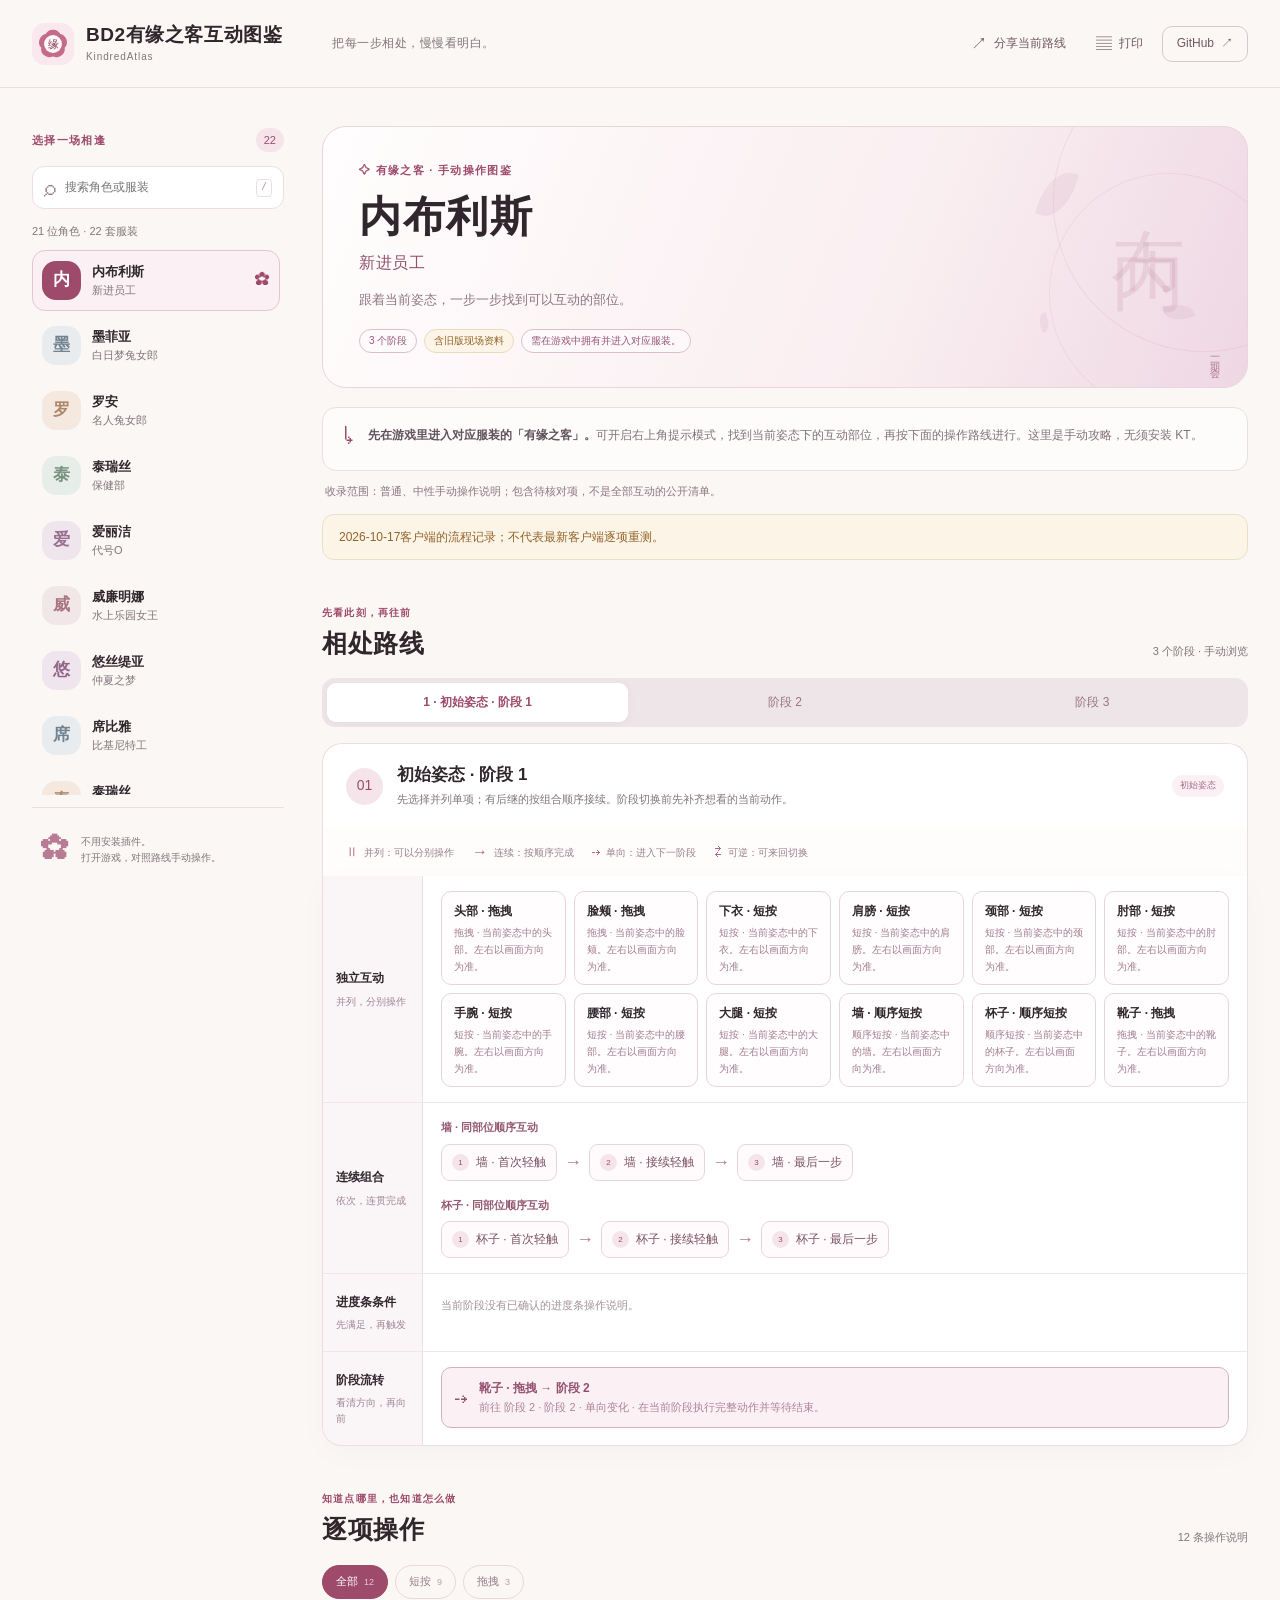
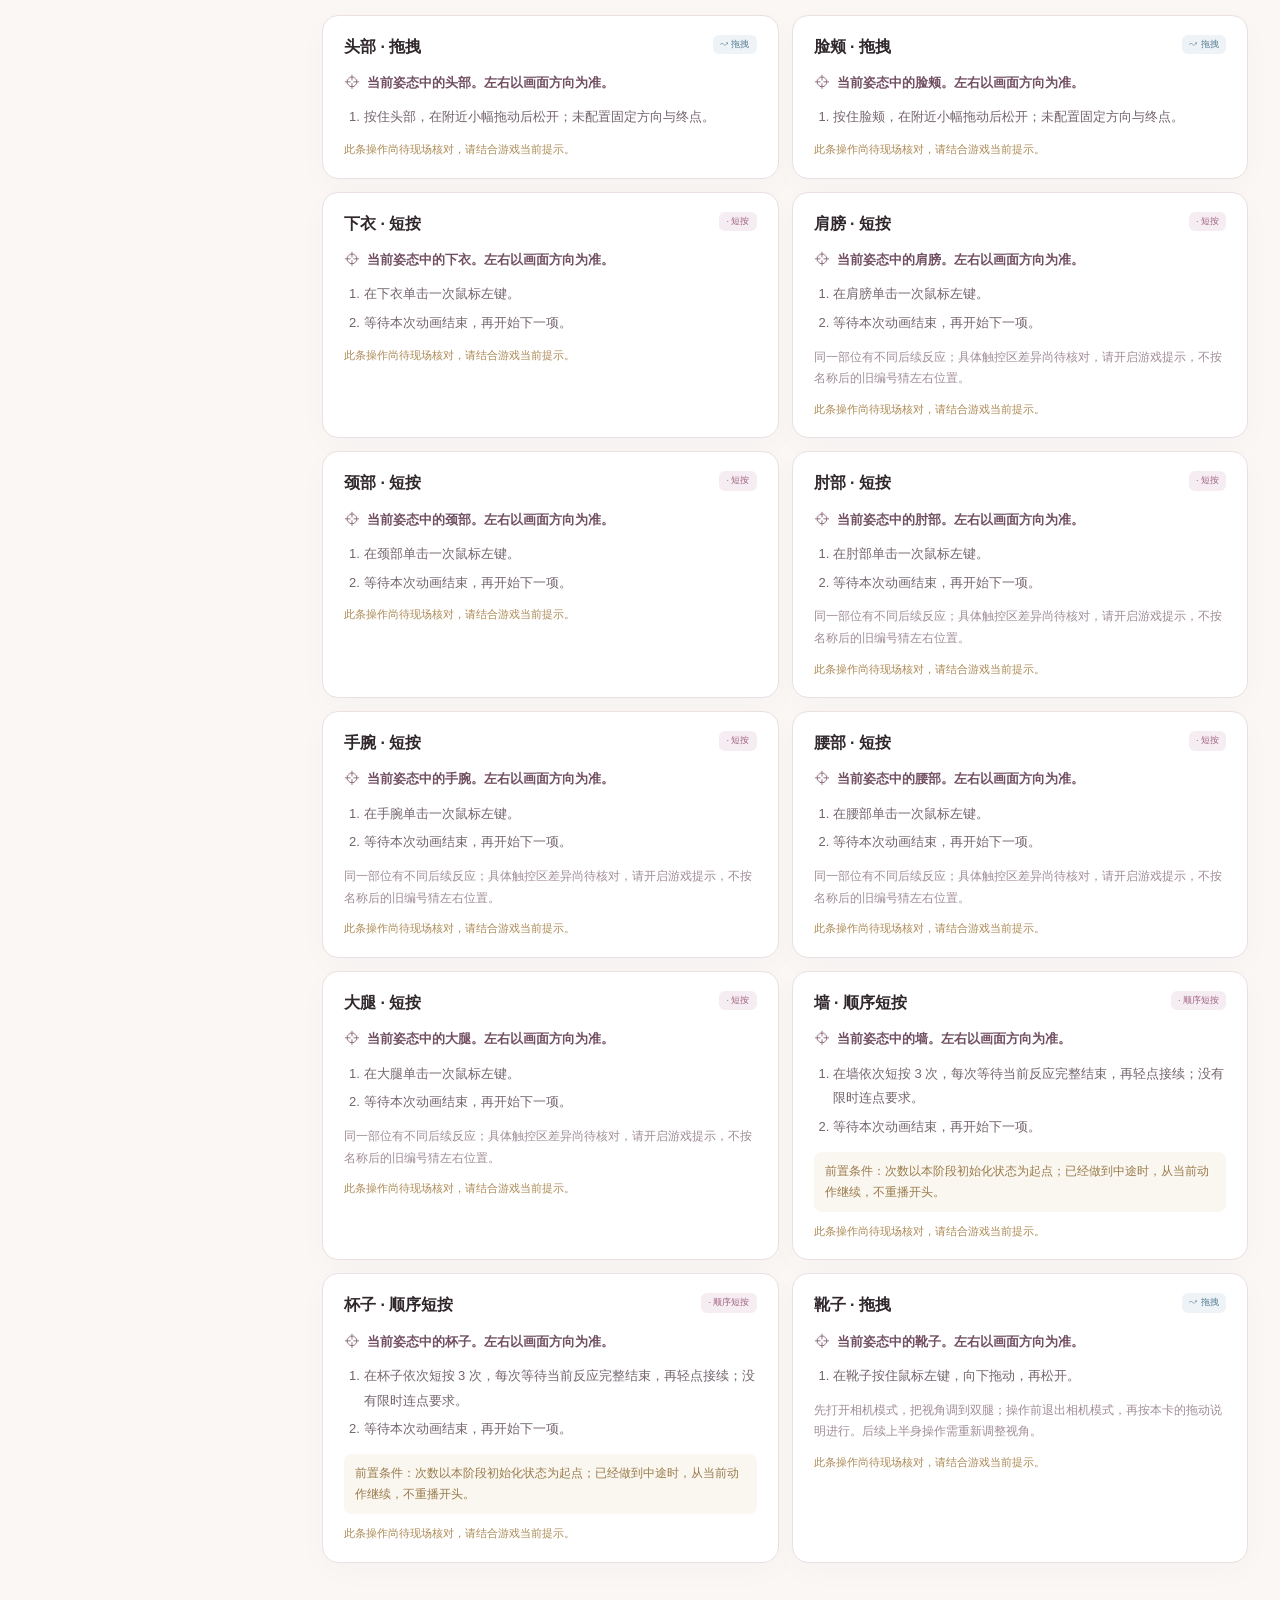
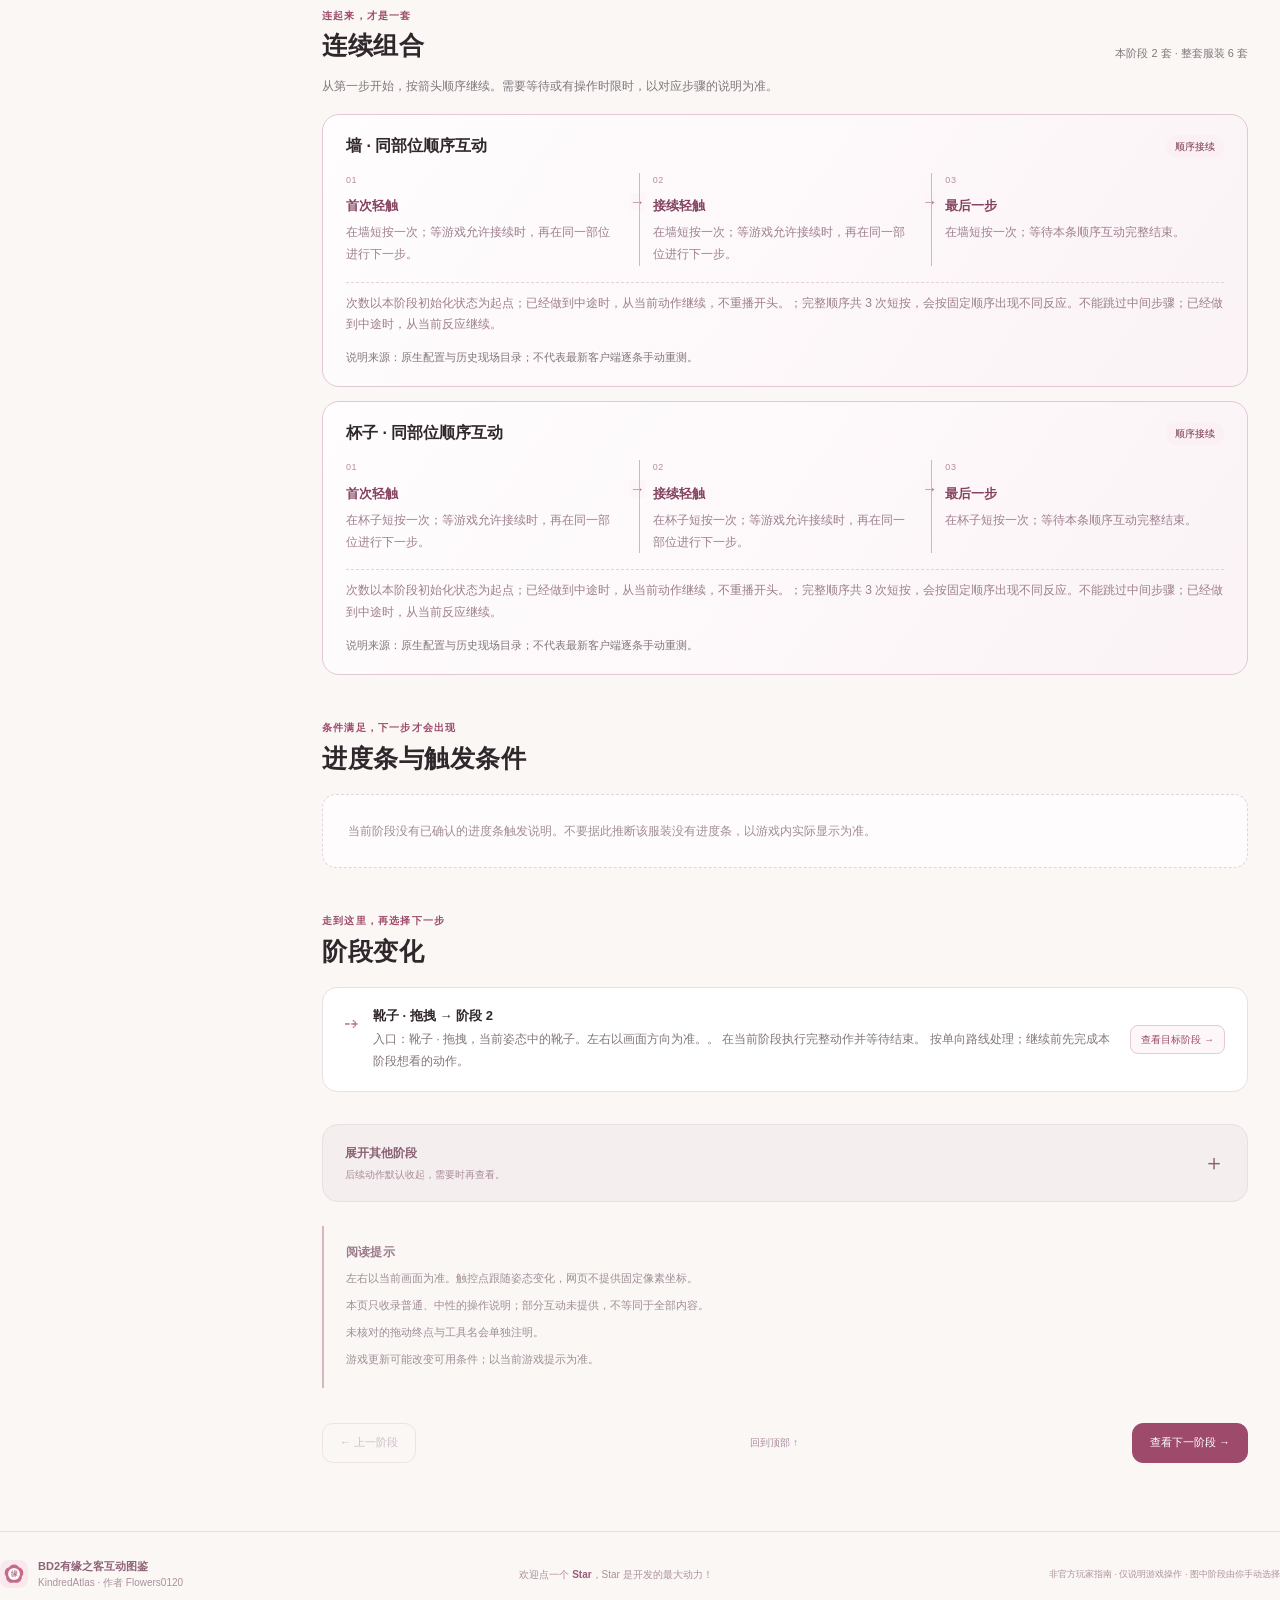
<file: index.html>
<!doctype html>
<html lang="zh-CN">
<head>
  <meta charset="utf-8">
  <meta name="viewport" content="width=device-width,initial-scale=1">
  <meta name="theme-color" content="#faf7f5">
  <meta name="description" content="BD2有缘之客互动图鉴：棕色尘埃 II 有缘之客的手动操作指南。按角色查看互动部位、点击长按、拖拽、连续组合与阶段路线，无须安装插件。">
  <meta http-equiv="Content-Security-Policy" content="default-src 'self';script-src 'self';style-src 'self';img-src 'self' data:;connect-src 'self';base-uri 'none';form-action 'none'">
  <title>BD2有缘之客互动图鉴 · KindredAtlas</title>
  <link rel="icon" href="./assets/cherry-mark.svg" type="image/svg+xml">
  <link rel="stylesheet" href="./styles.css">
  <script src="./app.js" defer></script>
</head>
<body>
  <a class="skip-link" href="#guide">跳到当前攻略</a>
  <header class="site-header">
    <a class="brand" href="#" aria-label="BD2有缘之客互动图鉴首页">
      <img src="./assets/cherry-mark.svg" alt="" width="42" height="42">
      <span><strong><span>BD2有缘之客</span><span>互动图鉴</span></strong><small>KindredAtlas</small></span>
    </a>
    <span class="header-note">把每一步相处，慢慢看明白。</span>
    <nav class="header-actions" aria-label="页面操作">
      <button class="quiet-button mobile-character-button" id="choose-character" type="button" aria-label="切换角色或服装" title="切换角色或服装"><span aria-hidden="true">☷</span> 角色</button>
      <button class="quiet-button" id="share-button" type="button"><span aria-hidden="true">↗</span> 分享当前路线</button>
      <button class="quiet-button" id="print-button" type="button"><span aria-hidden="true">▤</span> 打印</button>
      <a class="github-link" href="https://github.com/Flowers0120/KindredAtlas" target="_blank" rel="noopener noreferrer">GitHub <span aria-hidden="true">↗</span></a>
    </nav>
  </header>

  <div class="page-shell">
    <aside class="character-sidebar" aria-label="角色与服装">
      <div class="sidebar-heading"><span class="eyebrow">选择一场相逢</span><span class="count-badge" id="character-count">…</span></div>
      <label class="search-box"><span aria-hidden="true">⌕</span><input id="character-search" type="search" placeholder="搜索角色或服装" autocomplete="off" aria-label="搜索角色或服装"><kbd>/</kbd></label>
      <p class="sidebar-caption" id="list-caption">正在整理角色目录…</p>
      <div class="character-list" id="character-list" role="navigation" aria-label="角色列表"></div>
      <div class="sidebar-bottom"><span class="small-flower" aria-hidden="true">✿</span><p>不用安装插件。<br>打开游戏，对照路线手动操作。</p></div>
    </aside>

    <main id="guide" class="guide" tabindex="-1">
      <section class="loading-panel" id="loading-panel" aria-live="polite"><span class="loading-flower" aria-hidden="true">✿</span><h1>相逢的路线，正在展开</h1><p>正在读取角色与操作指南。</p></section>
      <section class="error-panel" id="error-panel" hidden aria-live="assertive"><span class="eyebrow">暂时没有读到攻略</span><h1>再试一次，好吗？</h1><p id="error-message">角色资料暂时无法加载。</p><button type="button" class="primary-button" id="retry-button">重新加载</button><p class="muted">如果你是在本地直接打开文件，请通过本地静态服务器预览。网站在线访问不需要安装任何程序。</p></section>

      <div id="guide-content" hidden>
        <section class="character-hero" aria-labelledby="character-name">
          <div class="hero-copy"><div class="eyebrow"><span aria-hidden="true">✧</span> 有缘之客 · 手动操作图鉴</div><h1 id="character-name"></h1><p class="costume-name" id="costume-name"></p><p class="hero-description" id="character-summary"></p><div class="hero-badges" id="character-badges"></div></div>
          <div class="hero-art" aria-hidden="true"><span class="orbit orbit-one"></span><span class="orbit orbit-two"></span><span class="petal petal-one"></span><span class="petal petal-two"></span><span class="petal petal-three"></span><span class="hero-character-mark" id="character-mark"></span><span class="art-caption">一期一会</span></div>
        </section>

        <section class="start-note" aria-label="开始前"><span class="start-note-icon" aria-hidden="true">↳</span><p><strong>先在游戏里进入对应服装的「有缘之客」。</strong>可开启右上角提示模式，找到当前姿态下的互动部位，再按下面的操作路线进行。这里是手动攻略，无须安装 KT。</p></section>
        <p class="scope-note" id="scope-note" hidden></p>
        <div id="verification-note" class="verification-note" hidden></div>
        <section class="costume-switcher" id="costume-switcher" aria-label="同角色的其他服装" hidden></section>

        <section class="phase-section" aria-labelledby="phase-heading">
          <div class="section-heading"><div><span class="eyebrow">先看此刻，再往前</span><h2 id="phase-heading">相处路线</h2></div><span class="stage-count" id="stage-count"></span></div>
          <div class="phase-tabs" id="phase-tabs" role="tablist" aria-label="选择要查看的阶段"></div>
          <p id="phase-empty" class="empty-state" hidden></p>
          <div id="phase-content" role="tabpanel" tabindex="0">
            <div class="phase-intro"><span class="phase-number" id="phase-number"></span><div><h3 id="phase-name"></h3><p id="phase-summary"></p></div><span class="viewing-label">正在查看</span></div>
            <div class="flow-legend" aria-label="路线图图例"><span><b class="legend-parallel" aria-hidden="true">Ⅱ</b> 并列：可以分别操作</span><span><b aria-hidden="true">→</b> 连续：按顺序完成</span><span><b aria-hidden="true">⇢</b> 单向：进入下一阶段</span><span><b aria-hidden="true">⇄</b> 可逆：可来回切换</span></div>
            <div class="swimlane" id="swimlane" aria-label="本阶段手动操作泳道图"></div>
          </div>
        </section>

        <section class="instruction-section" aria-labelledby="instruction-heading">
          <div class="section-heading"><div><span class="eyebrow">知道点哪里，也知道怎么做</span><h2 id="instruction-heading">逐项操作</h2></div><span class="stage-count" id="action-count"></span></div>
          <div class="gesture-filters" id="gesture-filters" role="group" aria-label="按操作方式筛选"></div>
          <div class="action-grid" id="action-grid"></div>
        </section>

        <section class="combo-section" aria-labelledby="combo-heading">
          <div class="section-heading"><div><span class="eyebrow">连起来，才是一套</span><h2 id="combo-heading">连续组合</h2></div><span class="stage-count" id="combo-count"></span></div>
          <p class="section-description">从第一步开始，按箭头顺序继续。需要等待或有操作时限时，以对应步骤的说明为准。</p>
          <div id="combo-list" class="combo-list"></div>
        </section>

        <section class="gauge-section" aria-labelledby="gauge-heading">
          <div class="section-heading"><div><span class="eyebrow">条件满足，下一步才会出现</span><h2 id="gauge-heading">进度条与触发条件</h2></div></div>
          <div id="gauge-list" class="gauge-list"></div>
        </section>

        <section class="transition-section" aria-labelledby="transition-heading"><div class="section-heading"><div><span class="eyebrow">走到这里，再选择下一步</span><h2 id="transition-heading">阶段变化</h2></div></div><div id="transition-list" class="transition-list"></div></section>

        <details class="full-route" id="full-route"><summary><span><strong>展开其他阶段</strong><small>后续动作默认收起，需要时再查看。</small></span><span aria-hidden="true">＋</span></summary><div id="other-phases"></div></details>

        <section class="reference-notes" id="reference-notes" hidden><h2>阅读提示</h2><div id="reference-notes-content"></div></section>
        <div class="guide-bottom-nav"><button id="previous-stage" class="secondary-button" type="button">← 上一阶段</button><a href="#guide" class="back-top">回到顶部 ↑</a><button id="next-stage" class="primary-button" type="button">查看下一阶段 →</button></div>
      </div>
    </main>
  </div>

  <footer class="site-footer"><div><img src="./assets/cherry-mark.svg" width="28" height="28" alt=""><p><strong>BD2有缘之客互动图鉴</strong><span>KindredAtlas · 作者 Flowers0120</span></p></div><p>欢迎点一个 <a href="https://github.com/Flowers0120/KindredAtlas" target="_blank" rel="noopener noreferrer">Star</a>，Star 是开发的最大动力！</p><p class="footer-note">非官方玩家指南 · 仅说明游戏操作 · 图中阶段由你手动选择</p></footer>
  <div id="toast" class="toast" role="status" aria-live="polite" hidden></div>
  <dialog id="share-dialog"><h2>分享这条路线</h2><p>复制下面的网址，就能直接打开当前角色与阶段。</p><label for="share-url">当前路线网址</label><input id="share-url" type="url" readonly><button id="close-share-dialog" class="primary-button" type="button">完成</button></dialog>
  <noscript><p class="noscript-note">此图鉴需要启用 JavaScript 来切换角色和查看路线。网站不收集账号或浏览记录。</p></noscript>
</body>
</html>
</file>
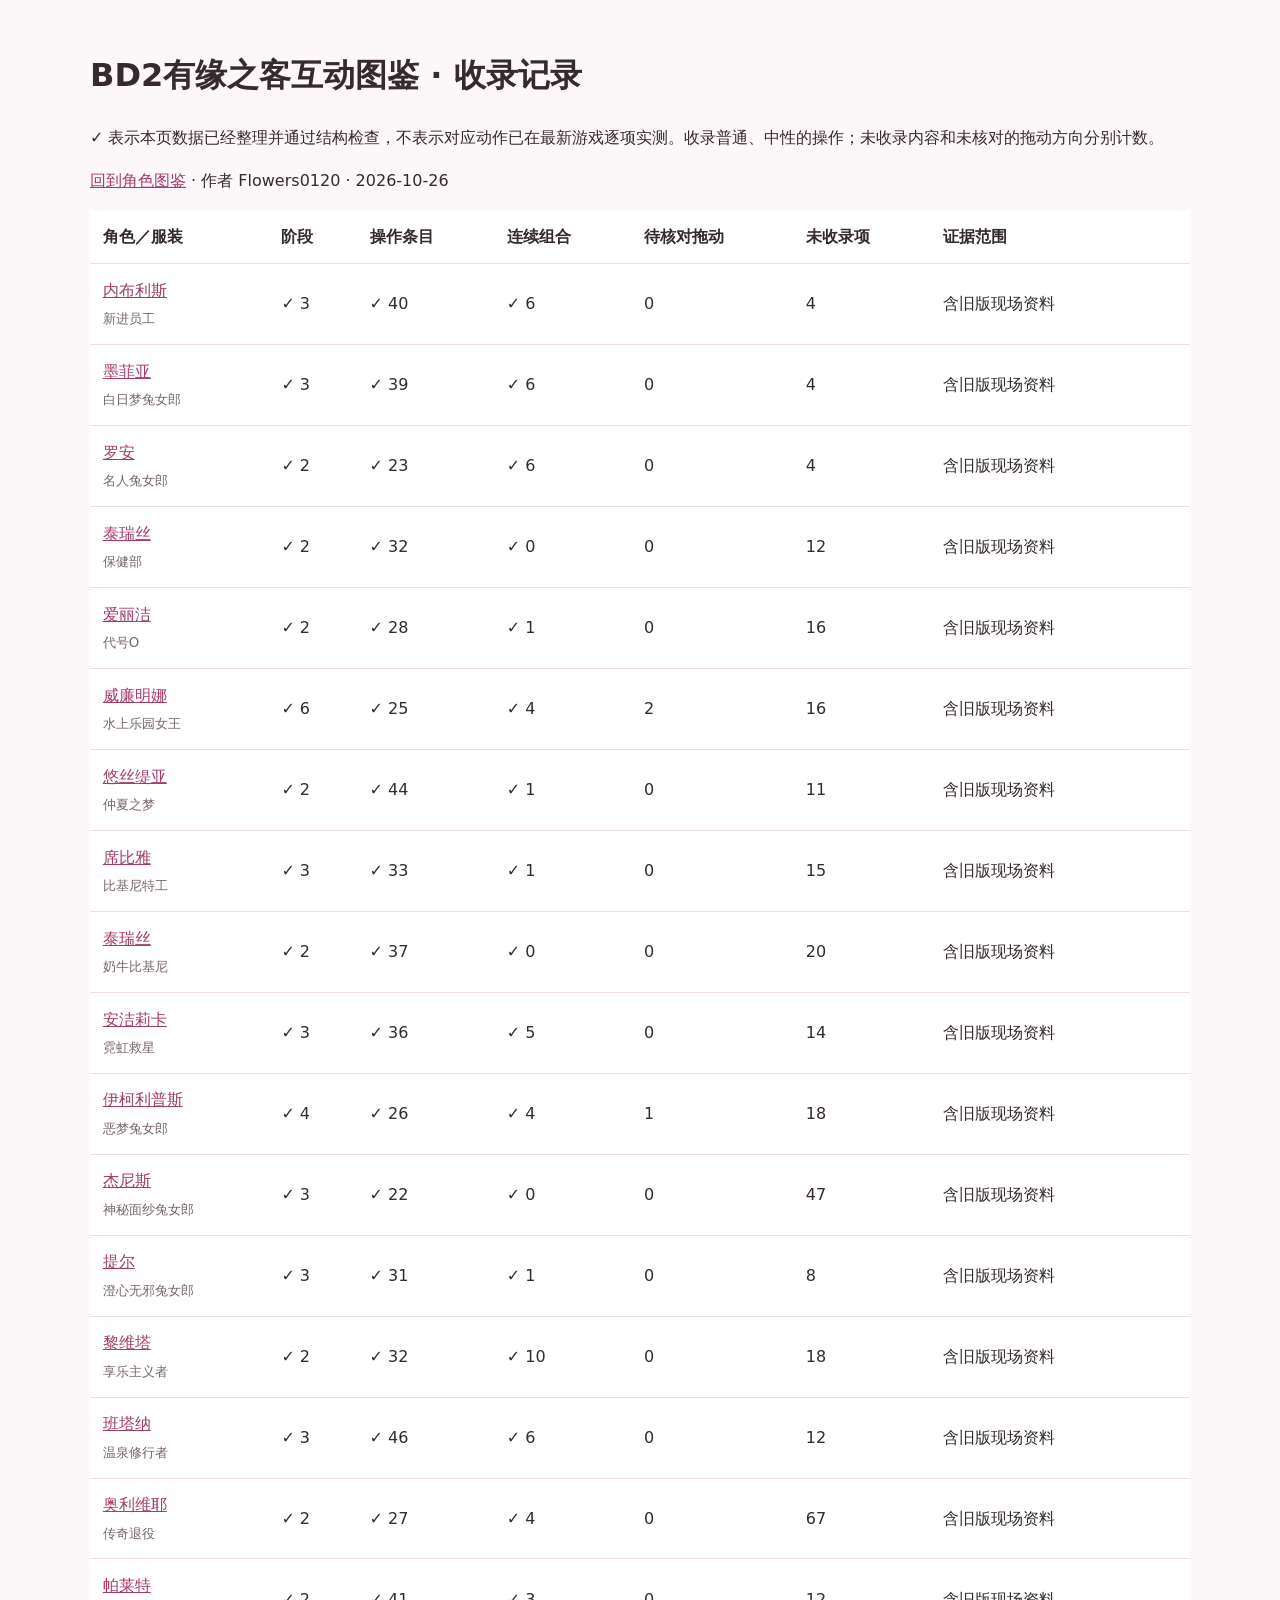
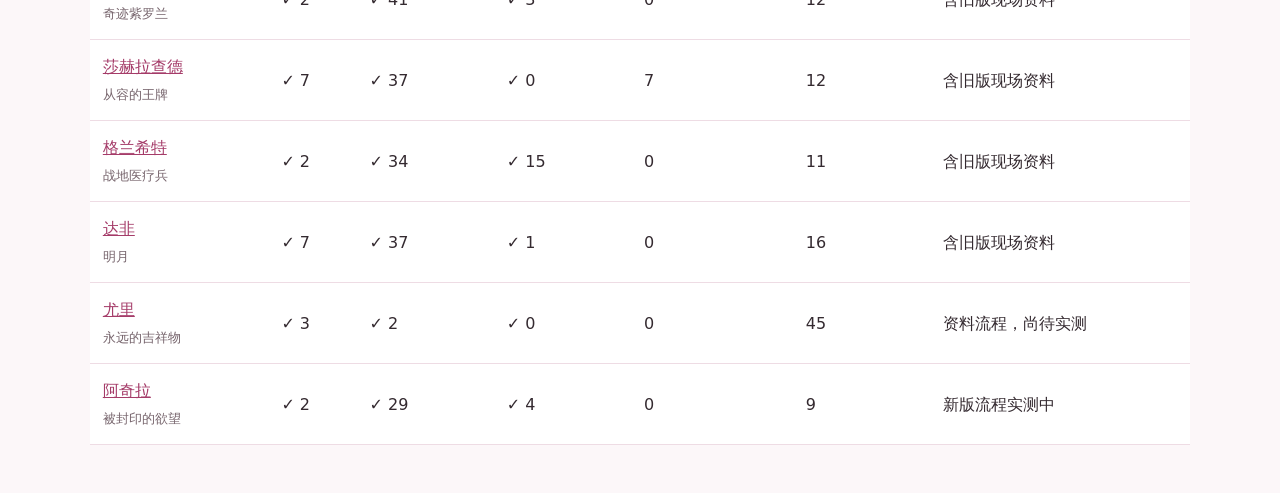
<file: coverage.html>
<!doctype html><html lang="zh-CN"><meta charset="utf-8"><meta name="viewport" content="width=device-width,initial-scale=1"><title>BD2有缘之客互动图鉴 · 收录记录</title><style>body{font:16px/1.7 system-ui,sans-serif;margin:3rem auto;max-width:1100px;padding:0 1rem;color:#342a30;background:#fcf7f9}a{color:#a53c69}table{border-collapse:collapse;width:100%;background:white}th,td{padding:.8rem;text-align:left;border-bottom:1px solid #eedce4}small{color:#76646c}h1{font-size:2rem}.wrap{overflow:auto}</style><h1>BD2有缘之客互动图鉴 · 收录记录</h1><p>✓ 表示本页数据已经整理并通过结构检查，不表示对应动作已在最新游戏逐项实测。收录普通、中性的操作；未收录内容和未核对的拖动方向分别计数。</p><p><a href="./">回到角色图鉴</a> · 作者 Flowers0120 · 2026-10-26</p><div class="wrap"><table><thead><tr><th>角色／服装</th><th>阶段</th><th>操作条目</th><th>连续组合</th><th>待核对拖动</th><th>未收录项</th><th>证据范围</th></tr></thead><tbody><tr><td><a href="./#character=nebris">内布利斯</a><br><small>新进员工</small></td><td>✓ 3</td><td>✓ 40</td><td>✓ 6</td><td>0</td><td>4</td><td>含旧版现场资料</td></tr><tr><td><a href="./#character=morphea">墨菲亚</a><br><small>白日梦兔女郎</small></td><td>✓ 3</td><td>✓ 39</td><td>✓ 6</td><td>0</td><td>4</td><td>含旧版现场资料</td></tr><tr><td><a href="./#character=loen">罗安</a><br><small>名人兔女郎</small></td><td>✓ 2</td><td>✓ 23</td><td>✓ 6</td><td>0</td><td>4</td><td>含旧版现场资料</td></tr><tr><td><a href="./#character=teresse-health">泰瑞丝</a><br><small>保健部</small></td><td>✓ 2</td><td>✓ 32</td><td>✓ 0</td><td>0</td><td>12</td><td>含旧版现场资料</td></tr><tr><td><a href="./#character=elise">爱丽洁</a><br><small>代号O</small></td><td>✓ 2</td><td>✓ 28</td><td>✓ 1</td><td>0</td><td>16</td><td>含旧版现场资料</td></tr><tr><td><a href="./#character=wilhelmina">威廉明娜</a><br><small>水上乐园女王</small></td><td>✓ 6</td><td>✓ 25</td><td>✓ 4</td><td>2</td><td>16</td><td>含旧版现场资料</td></tr><tr><td><a href="./#character=justia">悠丝缇亚</a><br><small>仲夏之梦</small></td><td>✓ 2</td><td>✓ 44</td><td>✓ 1</td><td>0</td><td>11</td><td>含旧版现场资料</td></tr><tr><td><a href="./#character=sylvia">席比雅</a><br><small>比基尼特工</small></td><td>✓ 3</td><td>✓ 33</td><td>✓ 1</td><td>0</td><td>15</td><td>含旧版现场资料</td></tr><tr><td><a href="./#character=teresse-beach">泰瑞丝</a><br><small>奶牛比基尼</small></td><td>✓ 2</td><td>✓ 37</td><td>✓ 0</td><td>0</td><td>20</td><td>含旧版现场资料</td></tr><tr><td><a href="./#character=angelica">安洁莉卡</a><br><small>霓虹救星</small></td><td>✓ 3</td><td>✓ 36</td><td>✓ 5</td><td>0</td><td>14</td><td>含旧版现场资料</td></tr><tr><td><a href="./#character=eclipse">伊柯利普斯</a><br><small>恶梦兔女郎</small></td><td>✓ 4</td><td>✓ 26</td><td>✓ 4</td><td>1</td><td>18</td><td>含旧版现场资料</td></tr><tr><td><a href="./#character=zenith">杰尼斯</a><br><small>神秘面纱兔女郎</small></td><td>✓ 3</td><td>✓ 22</td><td>✓ 0</td><td>0</td><td>47</td><td>含旧版现场资料</td></tr><tr><td><a href="./#character=tyr">提尔</a><br><small>澄心无邪兔女郎</small></td><td>✓ 3</td><td>✓ 31</td><td>✓ 1</td><td>0</td><td>8</td><td>含旧版现场资料</td></tr><tr><td><a href="./#character=levia">黎维塔</a><br><small>享乐主义者</small></td><td>✓ 2</td><td>✓ 32</td><td>✓ 10</td><td>0</td><td>18</td><td>含旧版现场资料</td></tr><tr><td><a href="./#character=bantana">班塔纳</a><br><small>温泉修行者</small></td><td>✓ 3</td><td>✓ 46</td><td>✓ 6</td><td>0</td><td>12</td><td>含旧版现场资料</td></tr><tr><td><a href="./#character=olivier">奥利维耶</a><br><small>传奇退役</small></td><td>✓ 2</td><td>✓ 27</td><td>✓ 4</td><td>0</td><td>67</td><td>含旧版现场资料</td></tr><tr><td><a href="./#character=palette">帕莱特</a><br><small>奇迹紫罗兰</small></td><td>✓ 2</td><td>✓ 41</td><td>✓ 3</td><td>0</td><td>12</td><td>含旧版现场资料</td></tr><tr><td><a href="./#character=scheherazade">莎赫拉查德</a><br><small>从容的王牌</small></td><td>✓ 7</td><td>✓ 37</td><td>✓ 0</td><td>7</td><td>12</td><td>含旧版现场资料</td></tr><tr><td><a href="./#character=glancithe">格兰希特</a><br><small>战地医疗兵</small></td><td>✓ 2</td><td>✓ 34</td><td>✓ 15</td><td>0</td><td>11</td><td>含旧版现场资料</td></tr><tr><td><a href="./#character=dafi">达非</a><br><small>明月</small></td><td>✓ 7</td><td>✓ 37</td><td>✓ 1</td><td>0</td><td>16</td><td>含旧版现场资料</td></tr><tr><td><a href="./#character=yuri">尤里</a><br><small>永远的吉祥物</small></td><td>✓ 3</td><td>✓ 2</td><td>✓ 0</td><td>0</td><td>45</td><td>资料流程，尚待实测</td></tr><tr><td><a href="./#character=aquila">阿奇拉</a><br><small>被封印的欲望</small></td><td>✓ 2</td><td>✓ 29</td><td>✓ 4</td><td>0</td><td>9</td><td>新版流程实测中</td></tr></tbody></table></div></html>
</file>
<file: styles.css>
@charset "UTF-8";
:root{color-scheme:light;--paper:#faf7f5;--surface:#fff;--ink:#30272c;--muted:#82757b;--accent:#9e4a6a;--accent-dark:#76324e;--rose:#f5e5eb;--rose-soft:#fbf1f4;--line:#eadfe2;--green:#477d6a;--green-soft:#eef6f1;--amber:#936329;--amber-soft:#fcf5e7;--radius:20px;--shadow:0 8px 32px #5e334b06;--font:"Segoe UI","Microsoft YaHei","PingFang SC",sans-serif}
*{box-sizing:border-box}html{scroll-behavior:smooth;scroll-padding-top:110px}body{margin:0;background:var(--paper);color:var(--ink);font-family:var(--font);font-size:15px;line-height:1.7}a{color:var(--accent);text-decoration:none}a:hover{text-decoration:underline}button,input{font:inherit}button,a,input,summary{touch-action:manipulation}button{cursor:pointer}button:disabled{cursor:default;opacity:.42}button:focus-visible,a:focus-visible,input:focus-visible,summary:focus-visible,[tabindex]:focus-visible{outline:3px solid #cf8ca6;outline-offset:4px}button{border:0}h1,h2,h3,p{margin:0}h1,h2,h3{line-height:1.35}h2{font-size:25px;font-weight:720;letter-spacing:.02em}h3{font-size:19px}small{font-size:12px}ul,ol{margin:0;padding-left:1.35em}[hidden]{display:none!important}.muted{color:var(--muted)}.eyebrow{color:var(--accent);font-size:11px;font-weight:650;letter-spacing:.12em}.skip-link{position:fixed;top:8px;left:12px;z-index:100;transform:translateY(-180%);background:var(--accent);color:white;padding:10px 16px;border-radius:12px}.skip-link:focus{transform:none}.site-header{height:88px;background:#faf7f5ee;backdrop-filter:blur(18px);border-bottom:1px solid var(--line);display:flex;align-items:center;gap:28px;padding:0 max(32px,calc((100vw - 1512px)/2));position:sticky;top:0;z-index:20}.brand{display:flex;align-items:center;gap:12px;color:var(--ink);flex:none}.brand:hover{text-decoration:none}.brand span{display:flex;flex-direction:column}.brand strong{font-size:19px;letter-spacing:.12em;line-height:1.4}.brand small{font-size:10px;letter-spacing:.09em;color:var(--muted)}.header-note{font-size:12px;letter-spacing:.04em;color:var(--muted);margin-left:22px}.header-actions{display:flex;align-items:center;gap:8px;margin-left:auto}.quiet-button,.github-link{display:inline-flex;align-items:center;gap:7px;min-height:36px;padding:6px 11px;border-radius:10px;background:transparent;color:#725863;font-size:12px;white-space:nowrap}.quiet-button:hover,.github-link:hover{background:var(--rose);text-decoration:none}.quiet-button>span{font-size:16px}.github-link{border:1px solid #dbc5ce;padding-inline:14px}.page-shell{display:grid;grid-template-columns:252px minmax(0,1fr);gap:38px;max-width:1472px;margin:0 auto;padding:38px 32px 68px}.character-sidebar{position:sticky;top:120px;height:calc(100dvh - 152px);max-height:1100px;display:flex;flex-direction:column;min-height:450px;padding:2px 0 0}.sidebar-heading{display:flex;align-items:center;justify-content:space-between;margin-bottom:14px}.count-badge{display:inline-flex;align-items:center;justify-content:center;min-width:26px;height:24px;font-size:11px;color:var(--accent);background:var(--rose);padding:0 8px;border-radius:99px}.search-box{display:flex;gap:7px;align-items:center;background:var(--surface);border:1px solid var(--line);border-radius:12px;padding:9px 11px}.search-box>span{font-size:23px;line-height:1;color:#967a86}.search-box input{width:100%;border:0;outline:0;background:transparent;min-width:0;font-size:12px;color:var(--ink)}.search-box kbd{font-size:10px;border:1px solid #e9e0e3;color:#aa949d;border-radius:4px;line-height:1.4;padding:1px 4px}.sidebar-caption{font-size:10px;color:var(--muted);margin:13px 0 9px}.character-list{overflow:auto;padding:0 4px 10px 0;scrollbar-width:thin;scrollbar-color:#dbc6cf transparent;min-height:0;flex:1}.character-button{display:flex;align-items:center;gap:11px;width:100%;text-align:left;background:transparent;padding:10px 9px;border-radius:13px;margin-bottom:4px;color:var(--ink);border:1px solid transparent;position:relative}.character-button:hover{background:#f4ebeef0}.character-button[aria-current="true"]{border-color:#e5c5d1;background:var(--rose-soft)}.character-avatar{height:39px;width:39px;border-radius:14px;flex:none;display:flex;align-items:center;justify-content:center;background:var(--avatar-bg,#f0e6eb);color:var(--avatar-ink,#995574);font-family:serif;font-weight:650;font-size:17px}.character-button[aria-current="true"] .character-avatar{background:var(--accent);color:white}.character-list-copy{display:flex;min-width:0;flex:1;flex-direction:column}.character-list-copy strong{font-size:13px;line-height:1.5;font-weight:650}.character-list-copy small{font-size:10px;line-height:1.5;color:var(--muted);white-space:nowrap;overflow:hidden;text-overflow:ellipsis}.character-button .active-flower{font-size:15px;color:var(--accent);flex:none}.character-empty{padding:28px 10px;color:var(--muted);font-size:13px;text-align:center}.sidebar-bottom{border-top:1px solid var(--line);display:flex;gap:11px;align-items:center;padding:18px 9px 0;margin-top:12px;color:var(--muted);font-size:10px;line-height:1.65}.small-flower{font-size:29px;color:#b97b94}.guide{min-width:0;outline:0;max-width:1110px;width:100%;margin:auto}.character-hero{min-height:240px;border:1px solid #e9d5dd;border-radius:24px;position:relative;overflow:hidden;background:linear-gradient(112deg,#fffdfd 2%,#f9edf0 65%,#eed7e3 100%);display:flex;align-items:center;padding:34px 36px}.hero-copy{position:relative;z-index:2;max-width:78%}.hero-copy h1{font-size:42px;letter-spacing:.04em;margin:9px 0 4px;font-weight:750}.costume-name{font-size:16px;color:#8f516b;letter-spacing:.04em}.hero-description{color:#8f7582;font-size:12px;max-width:530px;margin-top:12px}.hero-badges{display:flex;gap:7px;flex-wrap:wrap;margin-top:18px}.badge{display:inline-flex;align-items:center;gap:5px;max-width:100%;border:1px solid #dcbfcd;background:#fffbfcaa;color:#965775;font-size:10px;border-radius:99px;padding:3px 9px;line-height:1.6}.badge.verified{border-color:#c6ded1;background:var(--green-soft);color:var(--green)}.badge.pending{background:var(--amber-soft);border-color:#eadabc;color:var(--amber)}.hero-art{position:absolute;right:0;top:0;width:260px;height:100%;opacity:.86;overflow:hidden}.hero-character-mark{position:absolute;right:58px;top:54px;font-family:serif;font-size:74px;color:#b7749230;letter-spacing:-.15em;writing-mode:vertical-rl;line-height:1.12}.art-caption{position:absolute;right:24px;bottom:24px;writing-mode:vertical-rl;letter-spacing:.3em;font-family:serif;font-size:10px;color:#a06a83}.orbit{position:absolute;border:1px solid #be83a52b;border-radius:50%;height:300px;width:300px;right:-106px;top:-75px;transform:rotate(-30deg)}.orbit-two{height:240px;width:240px;right:-42px;top:46px;border-color:#b9749820}.petal{position:absolute;width:30px;height:50px;background:#b9789b20;border-radius:85% 0 80% 0;transform:rotate(18deg);right:175px;top:42px}.petal-two{right:60px;top:170px;transform:rotate(75deg);width:17px;height:30px}.petal-three{right:198px;top:186px;transform:rotate(-22deg);width:10px;height:19px}.start-note{display:flex;gap:14px;padding:17px 19px;border:1px solid var(--line);border-radius:14px;background:#ffffff9c;margin-top:19px;align-items:flex-start}.start-note-icon{font-size:24px;line-height:1.2;color:var(--accent);font-weight:400}.start-note p{font-size:11px;color:#82717a;line-height:1.8}.start-note strong{font-weight:650;color:#63525c}.verification-note{margin:12px 0 0;font-size:11px;color:var(--amber);padding:12px 16px;border-radius:12px;background:var(--amber-soft);border:1px solid #ecdfc8}.verification-note strong{font-weight:650}.costume-switcher{display:flex;align-items:center;flex-wrap:wrap;gap:8px;margin-top:19px;font-size:11px;color:var(--muted)}.costume-switcher button{padding:5px 11px;background:white;border:1px solid var(--line);color:#816372;border-radius:8px;font-size:11px}.costume-switcher button[aria-pressed="true"]{background:var(--rose);border-color:#ddbdca;color:var(--accent)}.phase-section,.instruction-section,.combo-section,.gauge-section,.transition-section{margin-top:38px}.section-heading{display:flex;align-items:flex-end;justify-content:space-between;gap:20px;margin-bottom:18px}.section-heading .eyebrow{font-size:10px}.section-heading h2{margin-top:3px}.stage-count{font-size:11px;color:var(--muted);white-space:nowrap}.phase-tabs{display:flex;gap:6px;overflow:auto;padding:5px;background:#eee5e8;border-radius:13px;margin-bottom:16px;scrollbar-width:thin}.phase-tab{flex:1;min-width:92px;padding:9px 16px;border-radius:9px;white-space:nowrap;font-size:12px;color:#987582;background:transparent}.phase-tab[aria-selected="true"]{background:#fff;box-shadow:0 2px 8px #8353670c;color:var(--accent);font-weight:650}.phase-intro{display:flex;align-items:center;gap:14px;padding:20px 23px;background:#fff;border:1px solid var(--line);border-bottom:0;border-radius:var(--radius) var(--radius) 0 0}.phase-number{height:37px;width:37px;display:flex;align-items:center;justify-content:center;background:var(--rose);border-radius:50%;color:var(--accent);font-size:14px;flex:none}.phase-intro h3{font-size:17px}.phase-intro p{font-size:11px;color:var(--muted);margin-top:3px}.viewing-label{margin-left:auto;white-space:nowrap;font-size:9px;color:#a36983;background:var(--rose-soft);padding:3px 8px;border-radius:99px}.flow-legend{display:flex;gap:18px;flex-wrap:wrap;padding:10px 23px;background:#fffcfc;border-inline:1px solid var(--line);font-size:9px;color:#98808c}.flow-legend span{display:flex;gap:6px;align-items:center}.flow-legend b{font-size:16px;font-weight:400;color:#b06587}.flow-legend .legend-parallel{font-size:12px}.swimlane{border:1px solid var(--line);border-top:0;border-radius:0 0 var(--radius) var(--radius);overflow:hidden;background:var(--surface);box-shadow:var(--shadow)}.lane{display:grid;grid-template-columns:100px minmax(0,1fr);border-top:1px solid #f0e7eb}.lane:first-child{border-top:0}.lane-label{padding:18px 13px;background:#faf5f7;border-right:1px solid var(--line);display:flex;flex-direction:column;justify-content:center;gap:5px}.lane-label strong{font-size:11px;font-weight:650}.lane-label small{font-size:9px;line-height:1.6;color:#a08594}.lane-content{padding:15px 18px;min-width:0;position:relative}.lane-action-grid{display:flex;gap:8px;flex-wrap:wrap;align-items:stretch}.flow-node{display:flex;flex-direction:column;gap:3px;text-align:left;background:#fffdfd;border:1px solid #e7d4dd;border-radius:10px;padding:9px 12px;flex:1 1 124px;max-width:220px;min-width:0;color:var(--ink);position:relative;transition:background .15s,border-color .15s}.flow-node:hover{background:var(--rose-soft);border-color:#c994ac;text-decoration:none}.flow-node strong{font-size:11px;font-weight:650;overflow-wrap:anywhere}.flow-node small{font-size:9px;color:#a17c8e}.flow-node.is-transition{border-color:#c88aa3;background:#f8edf2}.flow-node .node-symbol{font-size:9px;color:#b57491;position:absolute;right:9px;top:7px}.lane-empty{font-size:11px;color:#a19199;line-height:1.8;padding:7px 0}.flow-route{display:flex;align-items:center;gap:7px;flex-wrap:wrap;font-size:11px;color:#8b5e73}.flow-route+.flow-route{margin-top:10px}.route-step{display:flex;align-items:center;gap:7px;padding:7px 10px;border:1px solid #e7d4dd;background:#fffbfd;border-radius:9px;color:#775060;max-width:220px;overflow-wrap:anywhere}.route-step .step-number{height:17px;width:17px;display:flex;align-items:center;justify-content:center;background:var(--rose);border-radius:50%;font-size:8px;color:var(--accent);flex:none}.route-arrow{font-size:18px;color:#b67893;line-height:1}.flow-rule{display:flex;gap:12px;align-items:flex-start;border-radius:10px;background:#fcf8ef;border:1px dashed #e2cea8;padding:10px 13px;font-size:11px;line-height:1.7;color:#8d6f40}.flow-rule+.flow-rule{margin-top:8px}.flow-rule .rule-dot{width:6px;height:6px;flex:none;border-radius:50%;background:#cda667;margin-top:7px}.flow-rule strong{font-size:11px;font-weight:650}.flow-rule small{display:block;font-size:10px;color:#a48e6a;margin-top:3px}.flow-transition{display:flex;gap:12px;align-items:center;padding:10px 13px;border:1px solid #d6b0c0;background:#fbf1f5;border-radius:10px;color:#94516e;font-size:11px;max-width:100%}.flow-transition+.flow-transition{margin-top:8px}.flow-transition .transition-symbol{font-size:24px;line-height:1;flex:none}.flow-transition strong{font-size:11px;font-weight:650}.flow-transition small{display:block;font-size:10px;color:#ad8397}.section-description{font-size:11px;color:var(--muted);margin:-5px 0 16px;line-height:1.8}.gesture-filters{display:flex;flex-wrap:wrap;gap:7px;margin-bottom:16px}.filter-chip{border:1px solid #e7d9df;background:transparent;border-radius:99px;padding:5px 13px;font-size:10px;color:#997b8a}.filter-chip[aria-pressed="true"]{background:var(--accent);border-color:var(--accent);color:white}.filter-chip span{opacity:.7;margin-left:6px;font-size:9px}.action-grid{display:grid;grid-template-columns:repeat(2,minmax(0,1fr));gap:13px}.action-card{padding:19px 21px;border:1px solid var(--line);background:#fff;border-radius:16px;scroll-margin-top:112px;box-shadow:var(--shadow);transition:border-color .2s,box-shadow .2s}.action-card:target,.action-card.is-highlighted{border-color:#c186a0;box-shadow:0 0 0 3px #efd2df72}.action-top{display:flex;gap:12px;align-items:flex-start;justify-content:space-between;margin-bottom:13px}.action-card h3{font-size:15px;line-height:1.45;overflow-wrap:anywhere}.gesture-badge{display:inline-flex;align-items:center;gap:4px;white-space:nowrap;flex:none;background:#f6edf2;color:#9f617f;padding:2px 7px;border-radius:6px;font-size:9px}.gesture-badge.hold{background:#f1edf8;color:#87709b}.gesture-badge.drag{background:#edf3f7;color:#587d94}.gesture-badge.unknown{background:var(--amber-soft);color:var(--amber)}.action-location{display:flex;gap:8px;font-size:11px;color:#8b697b;margin-bottom:11px;line-height:1.8}.action-location .location-symbol{font-size:15px;line-height:1.4}.action-location strong{font-weight:600;color:#725062}.instruction-lines{font-size:11px;color:#74646e;line-height:1.9;padding-left:1.5em}.instruction-lines li+li{margin-top:4px}.action-condition{padding:9px 11px;background:#faf6f0;border-radius:8px;font-size:10px;color:#9a7c4b;margin-top:12px;line-height:1.75}.action-note{font-size:10px;line-height:1.8;color:#a08c97;margin-top:11px}.action-next{font-size:10px;color:#a45878;margin-top:11px;display:flex;align-items:center;gap:6px}.action-verification{font-size:9px;color:#ac8a55;margin-top:10px}.empty-state{padding:25px;border:1px dashed #e3d4dc;background:#fffcfd;border-radius:14px;font-size:12px;color:#a08b97;line-height:1.9;grid-column:1/-1}.combo-list{display:grid;gap:14px}.combo-card{border:1px solid #e3c7d4;background:linear-gradient(125deg,#fffdfe,#fbf3f6);border-radius:17px;padding:20px 23px}.combo-card-heading{display:flex;justify-content:space-between;gap:20px;align-items:flex-start;margin-bottom:15px}.combo-card h3{font-size:16px}.combo-duration{font-size:9px;color:#aa6c89;white-space:nowrap}.combo-steps{list-style:none;padding:0;display:flex;gap:0;align-items:stretch}.combo-step{position:relative;flex:1;min-width:0;padding:0 17px 0 13px;border-left:1px solid #d8b2c4}.combo-step:first-child{padding-left:0;border-left:0}.combo-step:not(:last-child):after{content:"→";position:absolute;right:-6px;top:20px;color:#b06e8e;background:#fcf6f8;font-size:15px;line-height:1.2}.combo-step-number{font-size:9px;color:#b78ba1;letter-spacing:.06em;display:block;margin-bottom:4px}.combo-step strong,.combo-step a{font-size:12px;font-weight:650;color:#84425f;overflow-wrap:anywhere;line-height:1.6}.combo-step p{font-size:10px;color:#9e7f8e;line-height:1.8;margin-top:5px}.combo-note{font-size:10px;color:#9d7f8c;border-top:1px dashed #e7d2dc;margin-top:16px;padding-top:10px;line-height:1.8}.gauge-list{display:grid;gap:12px}.gauge-card{padding:19px 22px;background:#fff;border:1px solid #e9dfcf;border-radius:16px;display:flex;gap:17px;align-items:flex-start}.gauge-icon{height:34px;width:34px;flex:none;border-radius:11px;background:var(--amber-soft);display:flex;align-items:center;justify-content:center;color:#b38b4f;font-size:17px}.gauge-card h3{font-size:14px;margin-bottom:6px}.gauge-card p{font-size:11px;color:#91816a;line-height:1.9}.gauge-card .gauge-trigger{display:inline-block;background:#f8efdd;color:#9b753e;font-size:10px;padding:3px 9px;border-radius:7px;margin-top:9px}.automatic-label{display:inline-block;margin-left:8px;font-size:9px;font-weight:400;color:#a3819a;background:#f7eef4;border:1px solid #ead7e3;padding:1px 6px;border-radius:5px;vertical-align:middle}.transition-list{display:grid;gap:10px}.transition-card{display:flex;gap:15px;align-items:flex-start;background:#fff;padding:19px 22px;border:1px solid var(--line);border-radius:15px}.transition-card .big-arrow{font-size:25px;color:#b57794;line-height:1.2;flex:none}.transition-card h3{font-size:13px}.transition-card p{font-size:11px;color:var(--muted);line-height:1.85;margin-top:4px}.transition-card button{margin-left:auto;white-space:nowrap;flex:none;align-self:center;padding:5px 10px;color:var(--accent);font-size:10px;border:1px solid #e3cad6;background:#fdf7fa;border-radius:8px}.full-route{margin-top:32px;background:#f5eeef;border:1px solid var(--line);border-radius:16px;padding:0 22px}.full-route>summary{display:flex;justify-content:space-between;align-items:center;gap:20px;cursor:pointer;padding:18px 0;list-style:none;color:#8a6073}.full-route>summary::-webkit-details-marker{display:none}.full-route>summary strong{font-size:12px;display:block}.full-route>summary small{font-size:10px;color:#aa8b99;margin-top:2px;display:block}.full-route>summary>span:last-child{font-size:22px;font-weight:300}.full-route[open]>summary>span:last-child{transform:rotate(45deg)}.other-phase-card{padding:17px 0;border-top:1px solid #e5d7de}.other-phase-card h3{font-size:13px;color:#885c72;margin-bottom:7px}.other-phase-card p{font-size:11px;color:#9e8491;line-height:1.8}.other-phase-tags{display:flex;flex-wrap:wrap;gap:6px;margin:11px 0}.other-phase-tags span{background:#fffbfc;border:1px solid #e5d4de;border-radius:7px;padding:3px 8px;font-size:9px;color:#9e7a8d}.other-phase-card button{background:transparent;color:var(--accent);padding:5px 0;font-size:11px}.reference-notes{margin-top:24px;padding:18px 22px;border-left:2px solid #d5b6c4}.reference-notes h2{font-size:12px;color:#9c7a8c;margin-bottom:8px}.reference-notes p,.reference-notes li{font-size:10px;color:#a08d97;line-height:1.9}.reference-notes p+p{margin-top:6px}.guide-bottom-nav{display:flex;align-items:center;justify-content:space-between;gap:16px;margin-top:35px}.primary-button,.secondary-button{display:inline-flex;align-items:center;justify-content:center;min-height:40px;border-radius:11px;padding:9px 17px;font-size:11px;line-height:1.6;white-space:nowrap}.primary-button{background:var(--accent);color:white;border:1px solid var(--accent)}.primary-button:hover:not(:disabled){background:var(--accent-dark);border-color:var(--accent-dark)}.secondary-button{background:transparent;color:#967085;border:1px solid #dfc7d3}.secondary-button:hover:not(:disabled){background:var(--rose-soft)}.back-top{font-size:10px;color:#aa8b9d}.site-footer{max-width:1408px;margin:0 auto;border-top:1px solid var(--line);padding:26px 0 32px;display:flex;align-items:center;justify-content:space-between;gap:22px;font-size:10px;color:#ac919e}.site-footer>div{display:flex;align-items:center;gap:10px}.site-footer>div p{display:flex;flex-direction:column;line-height:1.6}.site-footer strong{font-size:11px;color:#8f6278;font-weight:600}.site-footer p>a{font-weight:650;color:#9e5879}.footer-note{font-size:9px}.loading-panel,.error-panel{min-height:600px;display:flex;flex-direction:column;align-items:center;justify-content:center;text-align:center;padding:50px 35px}.loading-panel h1,.error-panel h1{font-size:24px;margin:16px 0 12px}.loading-panel p,.error-panel p{font-size:12px;color:var(--muted);max-width:420px}.loading-flower{font-size:51px;color:#b77797;animation:breathe 2s ease-in-out infinite}.error-panel .primary-button{margin:22px 0}.toast{position:fixed;bottom:28px;left:50%;transform:translateX(-50%);border:1px solid #e3c4d3;background:#fff9fc;box-shadow:0 5px 35px #61405418;z-index:50;border-radius:12px;padding:12px 20px;color:#94526f;font-size:12px;max-width:calc(100vw - 30px)}dialog{border:1px solid #dfc3d1;border-radius:20px;box-shadow:0 20px 100px #55314530;background:#fffafb;padding:28px;max-width:min(480px,calc(100vw - 28px));color:var(--ink)}dialog::backdrop{background:#4e344b55;backdrop-filter:blur(3px)}dialog h2{font-size:19px}dialog p{font-size:12px;color:var(--muted);margin:10px 0 20px}dialog label{font-size:11px;color:#977586;display:block}dialog input{display:block;width:100%;margin:6px 0 20px;padding:10px;border:1px solid var(--line);border-radius:9px;font-size:11px;background:white;color:#745365}dialog button{float:right}.noscript-note{padding:25px;text-align:center;color:var(--accent)}@keyframes breathe{50%{opacity:.45;transform:scale(.9)}}
@media(min-width:1550px){.site-footer{max-width:1408px}.page-shell{gap:46px;grid-template-columns:260px minmax(0,1fr)}}
@media(max-width:1150px){.header-note{display:none}.site-header{padding-inline:24px}.page-shell{grid-template-columns:220px minmax(0,1fr);gap:25px;padding:28px 24px 50px}.hero-copy h1{font-size:36px}.character-hero{padding:29px;min-height:225px}.hero-art{right:-34px;opacity:.65}.hero-copy{max-width:85%}.lane{grid-template-columns:88px minmax(0,1fr)}.lane-label{padding-inline:11px}.lane-content{padding:13px}.flow-node{flex-basis:112px;max-width:none}.action-card{padding:17px}.site-footer{margin-inline:24px;flex-wrap:wrap}.footer-note{width:100%}.combo-steps{flex-wrap:wrap;gap:13px}.combo-step{flex:1 1 120px}.combo-step:first-child{padding-left:13px}.combo-step:only-child{padding-left:0}.flow-legend{gap:11px}.site-footer{gap:15px}}
@media(max-width:800px){html{scroll-padding-top:82px}.site-header{height:72px;padding-inline:20px;gap:10px}.brand{gap:9px}.brand img{width:35px;height:35px}.brand strong{font-size:16px}.brand small{font-size:9px}.header-actions{gap:3px}.quiet-button{font-size:0;padding:7px 10px}.quiet-button>span{font-size:19px}.github-link{font-size:10px;padding:5px 10px;min-height:31px}.page-shell{display:block;padding:24px 20px 40px}.character-sidebar{position:static;height:auto;min-height:0;max-height:none;margin-bottom:25px}.sidebar-heading{margin-bottom:10px}.search-box{max-width:100%;padding:9px 12px}.sidebar-caption{margin:10px 0 7px}.character-list{display:flex;overflow-x:auto;gap:6px;padding:3px 0 10px;max-height:176px;flex-wrap:wrap;align-content:flex-start}.character-button{width:auto;min-width:calc(33.33% - 4px);flex:1 1 calc(33.33% - 4px);max-width:calc(50% - 3px);margin:0;gap:8px;padding:9px;background:#fff9fb;border-color:#ebdfe5}.character-avatar{height:31px;width:31px;border-radius:10px;font-size:13px}.character-list-copy strong{font-size:11px}.character-list-copy small{font-size:9px}.character-button .active-flower{display:none}.sidebar-bottom{display:none}.character-hero{padding:25px;min-height:220px}.hero-copy h1{font-size:35px}.hero-copy{max-width:85%}.hero-description{font-size:11px}.costume-name{font-size:14px}.hero-art{opacity:.65;right:-35px}.phase-section,.instruction-section,.combo-section,.gauge-section,.transition-section{margin-top:30px}.section-heading h2{font-size:23px}.lane{grid-template-columns:88px minmax(0,1fr)}.action-grid{gap:10px}.flow-node{flex-basis:130px}.site-footer{margin-inline:20px;padding:22px 0}.loading-panel,.error-panel{min-height:300px}.action-card{scroll-margin-top:86px}}
@media(max-width:520px){.site-header{padding-inline:15px}.brand img{height:33px;width:33px}.brand strong{font-size:15px}.brand small{font-size:8px}.github-link{padding:4px 8px}.quiet-button{padding:7px}.page-shell{padding:18px 15px 30px}.character-list{max-height:160px;gap:5px}.character-button{min-width:calc(50% - 3px);max-width:calc(50% - 3px);padding:7px}.character-list-copy strong{font-size:11px}.character-list-copy small{font-size:8px}.character-avatar{height:29px;width:29px;border-radius:10px;font-size:12px}.sidebar-caption{font-size:9px}.hero-copy{max-width:92%}.character-hero{border-radius:19px;padding:23px 21px;min-height:215px}.hero-copy h1{font-size:31px}.hero-art{opacity:.35;right:-79px}.hero-description{max-width:265px}.eyebrow{font-size:9px}.hero-badges{gap:5px;margin-top:15px}.badge{font-size:9px;padding:3px 7px}.start-note{padding:14px;gap:10px;border-radius:12px;margin-top:14px}.start-note p{font-size:10px}.verification-note{font-size:10px;padding:10px 13px}.phase-tabs{margin-bottom:12px}.phase-tab{font-size:10px;padding:8px 12px;min-width:82px}.section-heading{gap:12px;margin-bottom:14px}.section-heading h2{font-size:22px}.section-heading .eyebrow{font-size:9px}.stage-count{font-size:10px}.phase-intro{padding:16px;gap:10px}.phase-number{width:31px;height:31px;font-size:12px}.phase-intro h3{font-size:15px}.phase-intro p{font-size:10px}.viewing-label{font-size:8px;padding:2px 6px}.flow-legend{padding:9px 16px;gap:5px 12px;font-size:8px}.lane{display:block}.lane-label{border-right:0;border-bottom:1px solid #eee1e7;flex-direction:row;align-items:center;justify-content:flex-start;gap:10px;padding:8px 15px}.lane-label strong{font-size:10px}.lane-label small{font-size:8px}.lane-content{padding:12px 14px}.lane-action-grid{gap:7px}.flow-node{padding:9px 10px;flex-basis:calc(50% - 4px);max-width:calc(50% - 4px)}.flow-node strong{font-size:10px}.flow-node small{font-size:8px}.flow-route{gap:5px}.route-step{font-size:10px;padding:6px 8px;max-width:calc(100% - 27px)}.flow-rule{font-size:10px;padding:9px 11px}.flow-rule strong{font-size:10px}.flow-transition{padding:9px 11px}.flow-transition strong{font-size:10px}.action-grid{grid-template-columns:1fr}.action-card{padding:18px 19px;border-radius:14px}.action-card h3{font-size:15px}.action-location,.instruction-lines{font-size:11px}.gesture-badge{font-size:9px}.action-top{margin-bottom:11px}.combo-card{padding:18px 19px}.combo-card h3{font-size:14px}.combo-steps{display:block}.combo-step,.combo-step:first-child{padding:0 0 18px 31px;border-left:1px solid #d8b2c4;margin-left:8px}.combo-step:last-child{border-left:0;padding-bottom:0}.combo-step-number{position:absolute;left:-9px;top:0;font-size:9px;width:18px;height:18px;border-radius:50%;background:#e8cfdd;line-height:18px;text-align:center;color:#9b6381;letter-spacing:0}.combo-step:not(:last-child):after{content:"↓";right:auto;left:-5px;top:auto;bottom:2px;font-size:13px;background:#fcf6f8}.combo-step p{font-size:10px}.gauge-card,.transition-card{padding:16px;gap:12px}.gauge-card h3{font-size:13px}.gauge-card p{font-size:10px}.gauge-icon{height:29px;width:29px;border-radius:9px;font-size:15px}.transition-card{flex-wrap:wrap}.transition-card>div{flex:1;min-width:0}.transition-card button{margin-left:37px}.full-route{padding-inline:18px}.guide-bottom-nav{gap:10px;margin-top:26px;flex-wrap:wrap}.primary-button,.secondary-button{padding:9px 12px;font-size:10px;min-height:38px}.back-top{font-size:9px}.site-footer{margin-inline:15px;display:block;font-size:9px}.site-footer>p{margin-top:13px}.footer-note{font-size:8px}.loading-panel h1,.error-panel h1{font-size:20px}.loading-panel,.error-panel{padding:30px 15px}.loading-panel p,.error-panel p{font-size:11px}}
@media(prefers-reduced-motion:reduce){html{scroll-behavior:auto}*,*:before,*:after{animation:none!important;transition:none!important}}
@media print{body{background:white;font-size:11pt;color:#222}.site-header,.character-sidebar,.header-actions,.start-note,.gesture-filters,.guide-bottom-nav,.toast,.site-footer,.costume-switcher,.full-route,.share-dialog{display:none!important}.page-shell{display:block;padding:0;margin:0;max-width:none}.guide{max-width:none}.character-hero{min-height:auto;padding:15pt;border:1pt solid #ddd;background:white;break-inside:avoid}.hero-art{display:none}.hero-copy{max-width:none}.hero-copy h1{font-size:25pt}.hero-description,.costume-name{color:#555}.hero-badges{margin-top:8pt}.phase-tabs{display:none}.phase-section,.instruction-section,.combo-section,.gauge-section,.transition-section{margin-top:20pt}.section-heading h2{font-size:18pt}.swimlane{box-shadow:none}.lane-content{padding:9pt}.lane-label{background:#fafafa}.action-grid{grid-template-columns:repeat(2,minmax(0,1fr))}.action-card,.combo-card,.gauge-card,.transition-card{break-inside:avoid;box-shadow:none;border-color:#ddd;background:white}.action-card h3{font-size:12pt}.action-location,.instruction-lines{font-size:9pt}.action-note,.action-condition,.action-verification{font-size:8pt}.flow-node strong{font-size:9pt}.flow-node small{font-size:7pt}.flow-rule,.flow-transition,.combo-step p,.gauge-card p,.transition-card p{font-size:8pt}.combo-step strong,.combo-step a{font-size:9pt}.verification-note{font-size:8pt;background:#fafafa;color:#555}a{color:inherit;text-decoration:none}.reference-notes{break-inside:avoid}.reference-notes p,.reference-notes li{font-size:8pt}.viewing-label{display:none}}

/* Reading sizes: keep full control instructions legible on both screens. */
.start-note p{font-size:12px}.hero-description{font-size:13px}.sidebar-caption{font-size:11px}.character-list-copy small{font-size:11px}.lane-label strong{font-size:12px}.lane-label small{font-size:10px}.flow-node strong{font-size:12px}.flow-node small{font-size:10px}.flow-route,.flow-rule,.flow-rule strong,.flow-transition,.flow-transition strong{font-size:12px}.flow-rule small,.flow-transition small{font-size:11px}.action-card h3{font-size:16px}.action-location{font-size:13px}.instruction-lines{font-size:13px}.action-condition,.action-note,.action-next{font-size:12px}.action-verification{font-size:11px}.section-description{font-size:12px}.combo-step strong,.combo-step a{font-size:13px}.combo-step p,.combo-note{font-size:12px}.gauge-card p,.transition-card p{font-size:12px}.gauge-card .gauge-trigger{font-size:11px}.reference-notes p,.reference-notes li{font-size:11px}.verification-note{font-size:12px}.other-phase-card p{font-size:12px}.other-phase-tags span{font-size:10px}.flow-legend{font-size:10px}.flow-node{min-height:56px}.filter-chip{font-size:11px;min-height:34px}
@media(max-width:800px){.character-list-copy small{font-size:10px}.hero-description{font-size:12px}}
@media(max-width:520px){.character-list-copy small{font-size:9px}.hero-description{font-size:11px}.start-note p{font-size:11px}.lane-label strong,.flow-node strong,.flow-rule,.flow-rule strong,.flow-transition,.flow-transition strong{font-size:11px}.lane-label small,.flow-node small{font-size:10px}.flow-rule small,.flow-transition small{font-size:10px}.flow-legend{font-size:9px}.action-card h3{font-size:16px}.action-location,.instruction-lines{font-size:13px}.action-condition,.action-note,.action-next{font-size:12px}.combo-step p,.gauge-card p,.transition-card p{font-size:12px}.verification-note{font-size:11px}}

/* A visible route back to the role picker on narrow screens. */
.mobile-character-button{display:none}.character-sidebar{scroll-margin-top:90px}
@media(max-width:800px){.mobile-character-button{display:inline-flex}.search-box input{font-size:16px}}
@media(max-width:360px){#print-button{display:none}.brand strong{font-size:14px}.brand small{font-size:8px}.site-header{padding-inline:12px}}

.scope-note{margin-top:10px;padding-inline:3px;color:#8d7582;font-size:11px;line-height:1.85}

/* Long native sequences remain complete and wrap rather than widening the page. */
.combo-list,.combo-card{min-width:0}.combo-steps{flex-wrap:wrap;row-gap:20px}.combo-step{flex:1 1 155px;overflow-wrap:anywhere}.combo-card-heading{min-width:0}.combo-card-heading h3{min-width:0;overflow-wrap:anywhere}.combo-note{overflow-wrap:anywhere}

.flow-combination+.flow-combination{margin-top:15px}.flow-combination-name{font-size:11px;font-weight:650;color:#945871;margin-bottom:7px}.flow-combination{min-width:0}

.combo-section .section-heading{flex-wrap:wrap;row-gap:8px}.combo-section #combo-count{white-space:normal;max-width:100%;overflow-wrap:anywhere}.combo-alternatives{padding:16px 20px;border:1px solid var(--line);border-radius:16px;background:var(--rose-soft);font-size:13px}.combo-phase-links{display:flex;flex-wrap:wrap;gap:8px;margin-top:10px}.combo-phase-link{background:var(--surface);color:var(--accent-dark);border:1px solid var(--line);border-radius:10px;padding:8px 12px;font-size:12px}.combo-phase-link:hover{background:var(--rose)}.combo-step .combo-step-phase{display:block;margin-bottom:5px;color:var(--accent);font-size:10px;letter-spacing:.03em}.combo-stage-note{font-size:12px;color:var(--muted);margin-top:12px;overflow-wrap:anywhere}
.combo-card-heading{flex-wrap:wrap;gap:8px 12px}.combo-card-heading h3{flex:1 1 180px}.combo-kind{display:inline-block;border-radius:99px;padding:3px 9px;background:var(--rose-soft);color:var(--accent-dark);font-size:10px;white-space:nowrap}.combo-step .combo-repeat-until{color:var(--accent-dark);font-weight:600}.combo-evidence{font-size:11px;color:var(--muted);margin-top:12px;overflow-wrap:anywhere}

/* Keep the descriptive product name readable beside the mobile controls. */
.brand{flex:0 1 auto;min-width:0}.brand>span{min-width:0}.brand strong{letter-spacing:.03em;overflow-wrap:anywhere}.brand strong>span{display:inline-block;white-space:nowrap}.header-actions{flex-shrink:0}
@media(max-width:800px){.brand{flex:1}.brand strong{line-height:1.3}}
</file>
